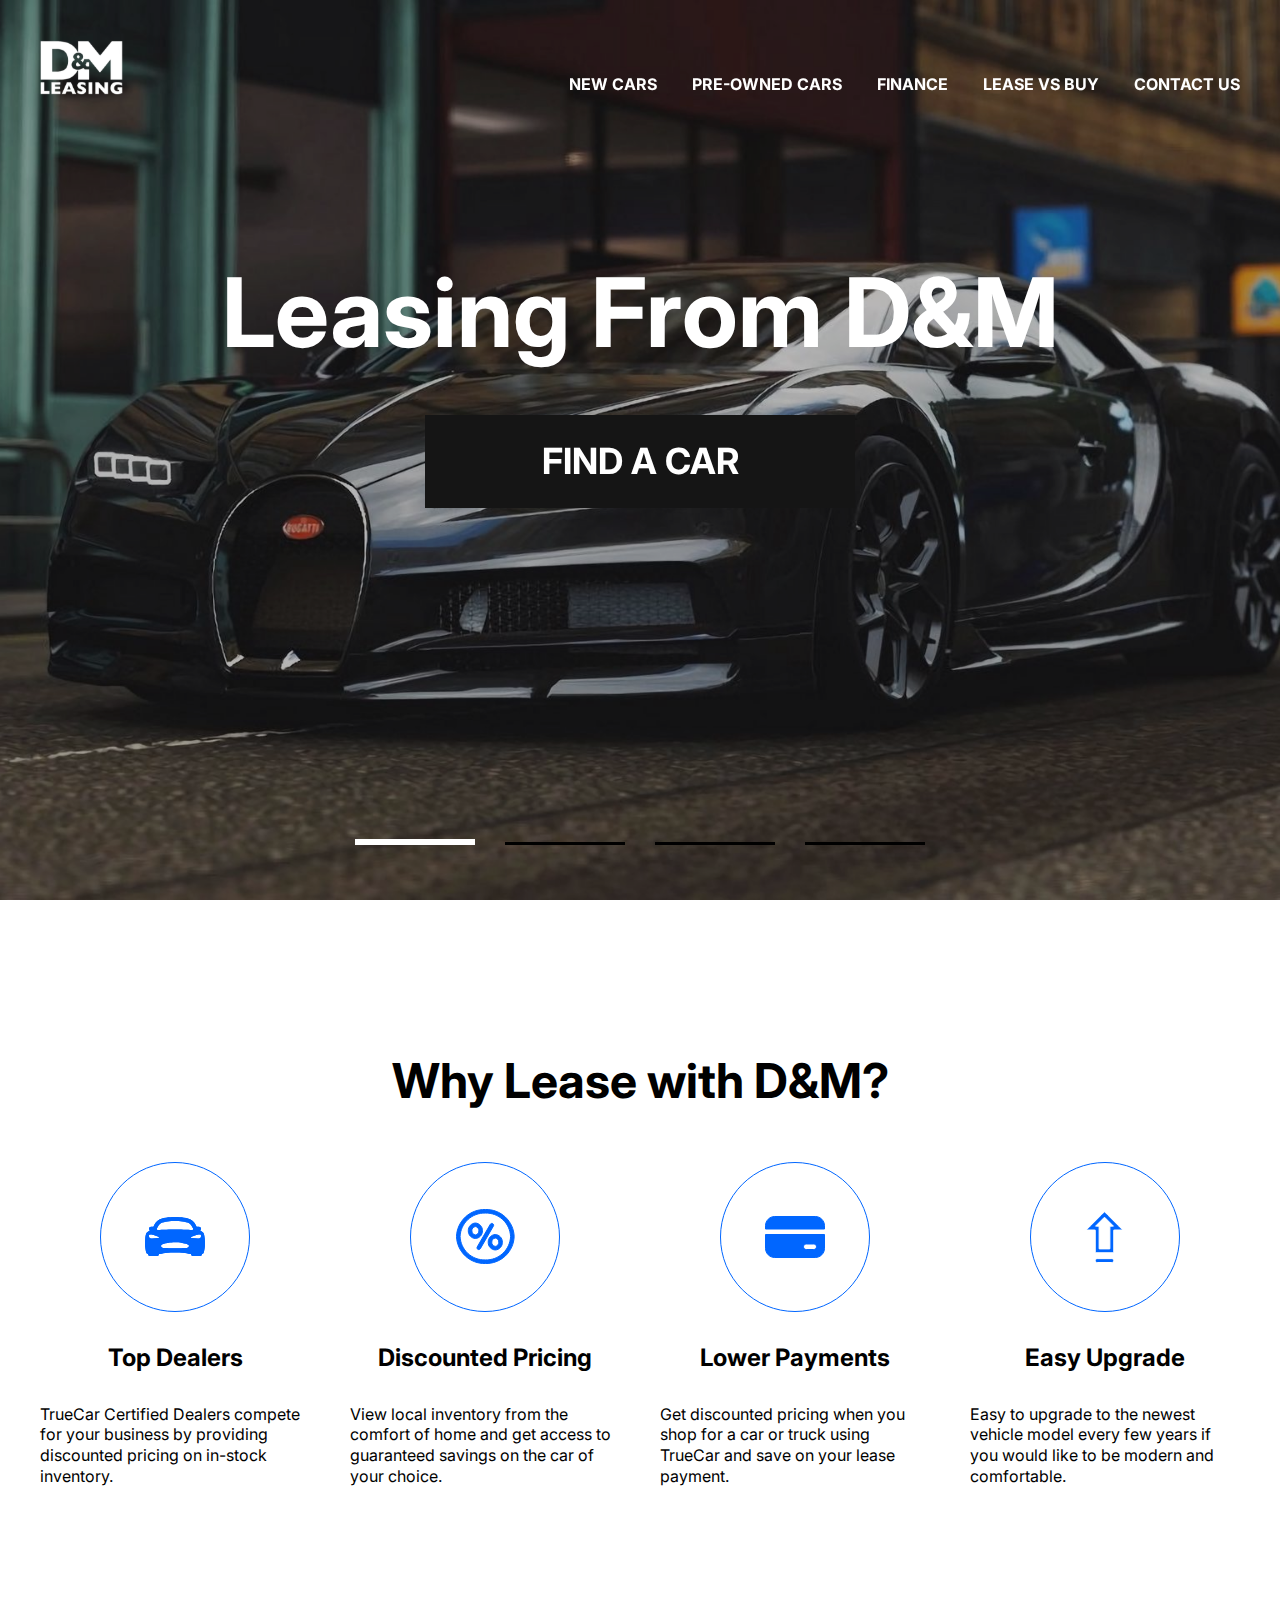
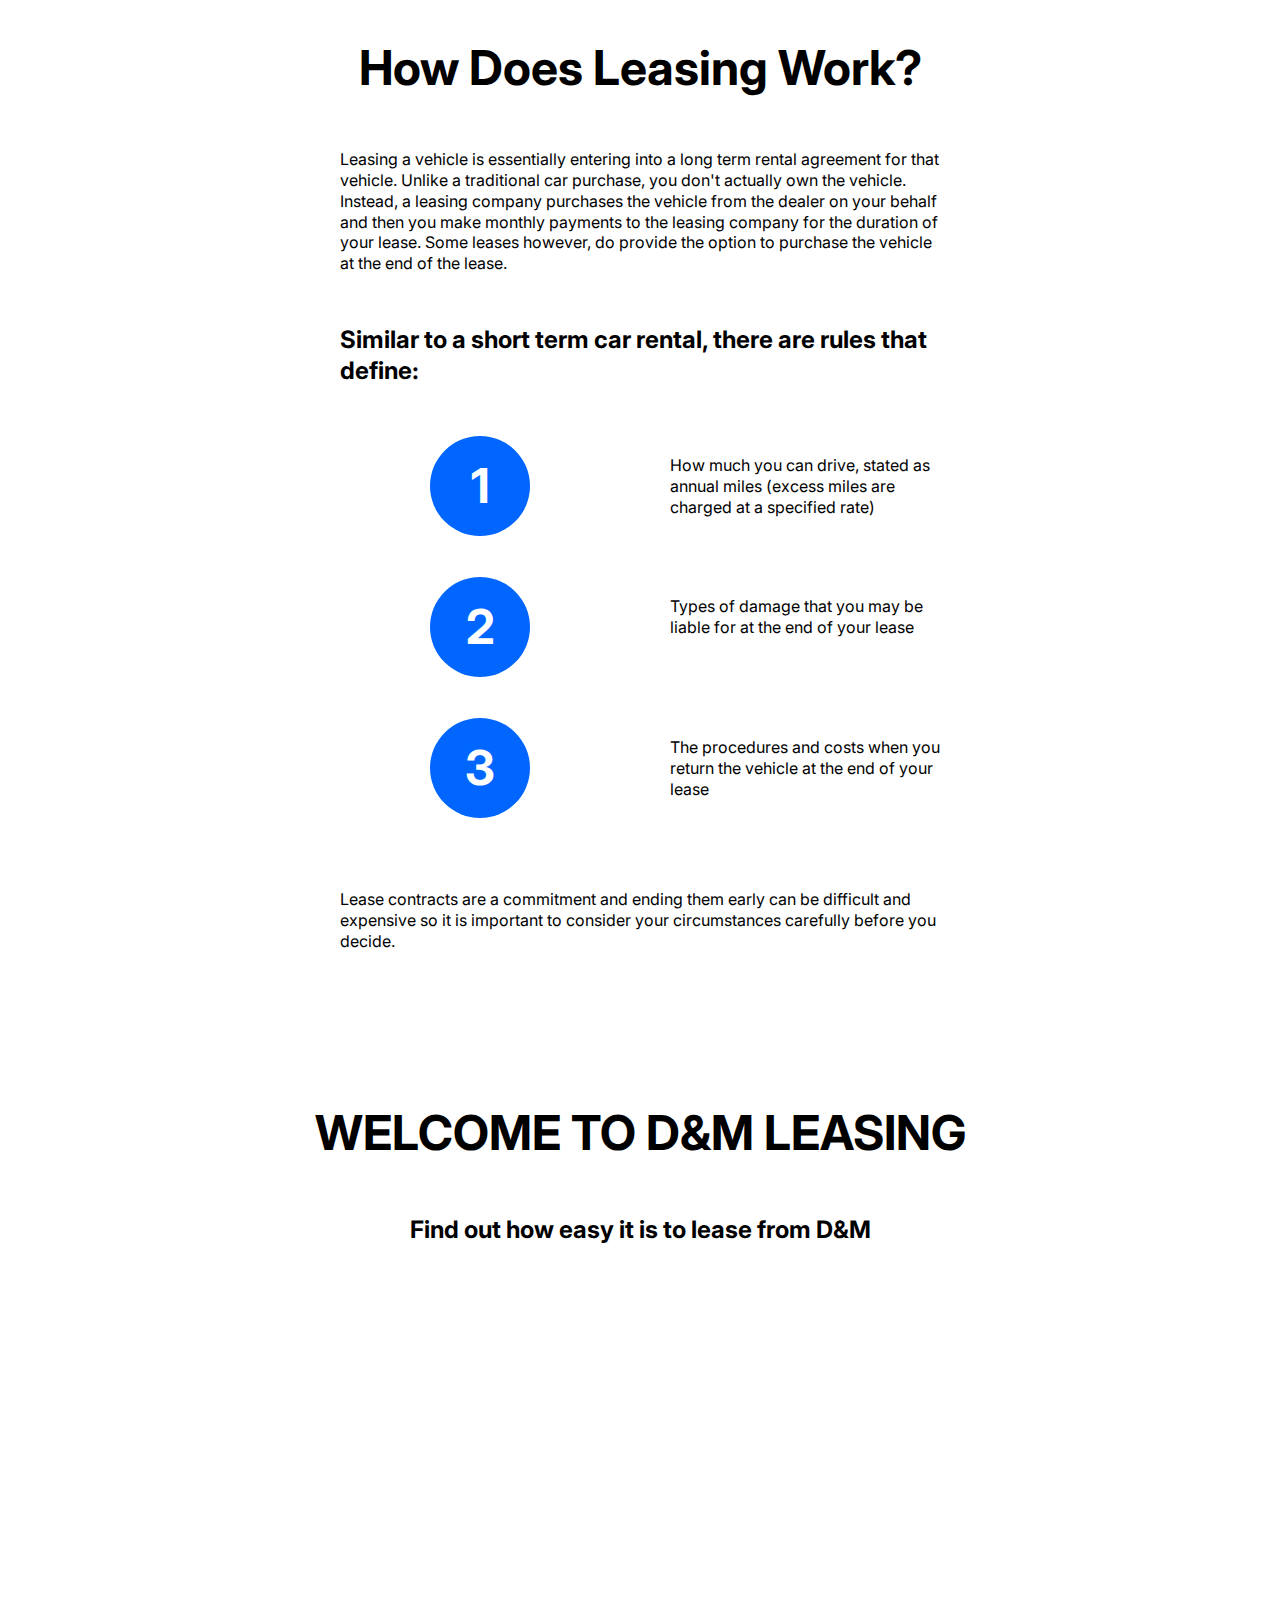
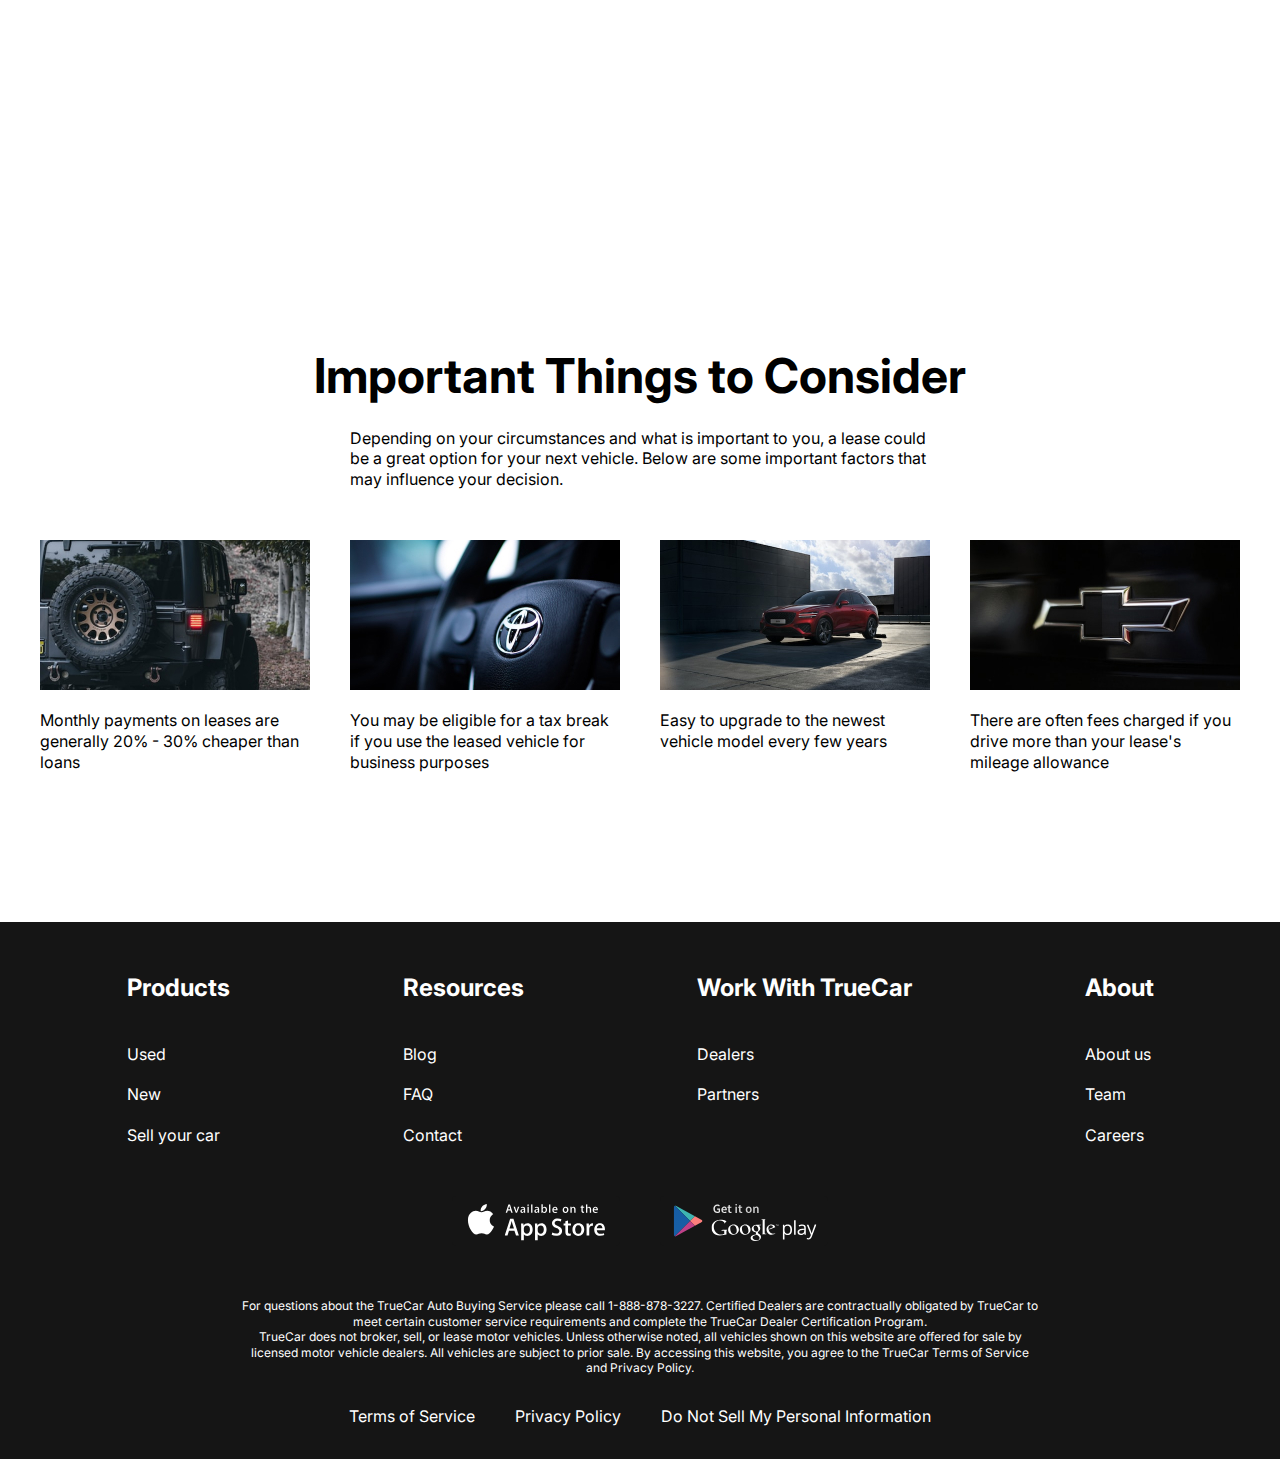
<file: index.html>
<!DOCTYPE html>
<html lang="en">
<head>
    <meta charset="UTF-8">
    <meta name="viewport" content="width=device-width, initial-scale=1.0">
    <link rel="stylesheet" href="https://cdn.jsdelivr.net/npm/swiper@11/swiper-bundle.min.css"/>
    <link rel="stylesheet" href="css/main.css">
    <link rel="stylesheet" href="css/reset.css">
    <title>Lease cars</title>
</head>
<body>
    
    <div class="wrapper">
        <header class="header header__main">
            <div class="container">
                <div class="header__inner">
                    <a href="index.html" class="logo">
                        <img src="img/index/header/logo.svg" alt="" class="logo__img">
                    </a>
                    <nav class="menu">
                        <ul class="menu__list">
                            <li class="menu__list-item"><a href="new-cars.html" class="menu__list-link">NEW CARS</a></li>
                            <li class="menu__list-item"><a href="#!" class="menu__list-link">PRE-OWNED CARS</a></li>
                            <li class="menu__list-item"><a href="#!" class="menu__list-link">FINANCE</a></li>
                            <li class="menu__list-item"><a href="#!" class="menu__list-link">LEASE VS BUY</a></li>
                            <li class="menu__list-item"><a href="contacts.html" class="menu__list-link">CONTACT US</a></li>
                        </ul>
                    </nav>
                </div>
            </div>
        </header>

        <main class="main">
            <section class="top">
                <div class="container">
                    <h1 class="title">Leasing From D&M</h1>
                </div>
                <a href="#!" class="top__link">
                    FIND A CAR
                </a>
            </section>

            <div class="slider">
                <div class="swiper">
                    <div class="swiper-wrapper">
                      <div class="swiper-slide" style="background-image: url(img/index/main/slide__1.jpg);"></div>
                      <div class="swiper-slide" style="background-image: url(img/index/main/slide__2.jpg);"></div>
                      <div class="swiper-slide" style="background-image: url(img/index/main/slide__3.jpg);"></div>
                      <div class="swiper-slide" style="background-image: url(img/index/main/slide__4.jpg);"></div>
                    </div>
                    <div class="swiper-pagination"></div>
                  </div>
            </div>

            <section class="why__lease">
                <div class="container">
                    <h2 class="section__title why__lease-title">
                        Why Lease with D&M?
                    </h2>
                    <ul class="why__lease-list">
                        <li class="why__lease-item">
                            <img src="img/index/advantages/why__lease__1.svg" alt="" class="why__lease-item-img">
                            <h3 class="why__lease-item-title">
                                Top Dealers
                            </h3>
                            <p class="why__lease-item-text">
                                TrueCar Certified Dealers compete for your business by providing discounted pricing on in-stock inventory.
                            </p>
                        </li>
                        <li class="why__lease-item">
                            <img src="img/index/advantages/why__lease__2.svg" alt="" class="why__lease-item-img">
                            <h3 class="why__lease-item-title">
                                Discounted Pricing
                            </h3>
                            <p class="why__lease-item-text">
                                View local inventory from the comfort of home and get access to guaranteed savings on the car of your choice.
                            </p>
                        </li>
                        <li class="why__lease-item">
                            <img src="img/index/advantages/why__lease__3.svg" alt="" class="why__lease-item-img">
                            <h3 class="why__lease-item-title">
                                Lower Payments
                            </h3>
                            <p class="why__lease-item-text">
                                Get discounted pricing when you shop for a car or truck using TrueCar and save on your lease payment.
                            </p>
                        </li>
                        <li class="why__lease-item">
                            <img src="img/index/advantages/why__lease__4.svg" alt="" class="why__lease-item-img">
                            <h3 class="why__lease-item-title">
                                Easy Upgrade
                            </h3>
                            <p class="why__lease-item-text">
                                Easy to upgrade to the newest vehicle model every few years if you would like to be modern and comfortable.
                            </p>
                        </li>
                    </ul>
                </div>
            </section>

            <section class="how__does">
                <div class="container">
                    <div class="how__does-inner">
                        <h2 class="section__title">
                            How Does Leasing Work?
                        </h2>
                        <p class="how__does-text">
                            Leasing a vehicle is essentially entering into a long term rental agreement for that vehicle. Unlike a traditional car purchase, you don't actually own the vehicle. Instead, a leasing company purchases the vehicle from the dealer on your behalf and then you make monthly payments to the leasing company for the duration of your lease. Some leases however, do provide the option to purchase the vehicle at the end of the lease.
                        </p>

                        <h4 class="how__does-title">
                            Similar to a short term car rental, there are rules that define:
                        </h4>
                        <ol class="how__does-list">
                            <li class="how__does-item">
                                How much you can drive, stated as annual miles (excess miles are charged at a specified rate)
                            </li>
                            <li class="how__does-item">
                                Types of damage that you may be liable for at the end of your lease
                            </li>
                            <li class="how__does-item">
                                The procedures and costs when you return the vehicle at the end of your lease
                            </li>
                        </ol>

                        <p class="how__does-text">
                            Lease contracts are a commitment and ending them early can be difficult and expensive so it is important to consider your circumstances carefully before you decide.
                        </p>
                    </div>
                </div>
            </section>

            <section class="video">
                <div class="container">
                    <h2 class="section__title video__title">
                        WELCOME TO D&M LEASING
                    </h2>
                    <p class="video__text">
                        Find out how easy it is to lease from D&M
                    </p>
                    <iframe class="video__content" width="1000" height="500" src="https://www.youtube.com/embed/PkkV1vLHUvQ?si=gMQKn0xjiYed-PJV&amp;controls=0" title="YouTube video player" frameborder="0" allow="accelerometer; autoplay; clipboard-write; encrypted-media; gyroscope; picture-in-picture; web-share" allowfullscreen></iframe>
                </div>
            </section>

            <section class="important">
                <div class="container">
                    <h2 class="section__title important__title">
                        Important Things to Consider
                    </h2>
                    <p class="important__text">
                        Depending on your circumstances and what is important to you, a lease could be a great option for your next vehicle. Below are some important factors that may influence your decision.
                    </p>
                    <ul class="important__list">
                        <li class="important__item">
                            <img src="img/index/important/important__1.jpg" alt="" class="important__item-img">
                            <p class="important__item-text">
                                Monthly payments on leases are generally 20% - 30% cheaper than loans
                            </p>
                        </li>
                        <li class="important__item">
                            <img src="img/index/important/important__2.jpg" alt="" class="important__item-img">
                            <p class="important__item-text">
                                You may be eligible for a tax break if you use the leased vehicle for business purposes
                            </p>
                        </li>
                        <li class="important__item">
                            <img src="img/index/important/important__3.jpg" alt="" class="important__item-img">
                            <p class="important__item-text">
                                Easy to upgrade to the newest vehicle model every few years
                            </p>
                        </li>
                        <li class="important__item">
                            <img src="img/index/important/important__4.jpg" alt="" class="important__item-img">
                            <p class="important__item-text">
                                There are often fees charged if you drive more than your lease's mileage allowance
                            </p>
                        </li>
                    </ul>
                </div>
            </section>
        </main>
        
        <footer class="footer">
            <div class="container">
                <nav class="footer__menu">
                    <ul class="footer__menu-list">
                        <li class="footer__menu-item"><p class="footer__menu-title">Products</p></li>
                        <li class="footer__menu-item"><a href="#!" class="footer__menu-link">Used</a></li>
                        <li class="footer__menu-item"><a href="#!" class="footer__menu-link">New</a></li>
                        <li class="footer__menu-item"><a href="#!" class="footer__menu-link">Sell your car</a></li>
                    </ul>
                    <ul class="footer__menu-list">
                        <li class="footer__menu-item"><p class="footer__menu-title">Resources</p></li>
                        <li class="footer__menu-item"><a href="#!" class="footer__menu-link">Blog</a></li>
                        <li class="footer__menu-item"><a href="#!" class="footer__menu-link">FAQ</a></li>
                        <li class="footer__menu-item"><a href="contacts.html" class="footer__menu-link">Contact</a></li>
                    </ul>
                    <ul class="footer__menu-list">
                        <li class="footer__menu-item"><p class="footer__menu-title">Work With TrueCar</p></li>
                        <li class="footer__menu-item"><a href="#!" class="footer__menu-link">Dealers</a></li>
                        <li class="footer__menu-item"><a href="#!" class="footer__menu-link">Partners</a></li>
                    </ul>
                    <ul class="footer__menu-list">
                        <li class="footer__menu-item"><p class="footer__menu-title">About</p></li>
                        <li class="footer__menu-item"><a href="#!" class="footer__menu-link">About us</a></li>
                        <li class="footer__menu-item"><a href="#!" class="footer__menu-link">Team</a></li>
                        <li class="footer__menu-item"><a href="#!" class="footer__menu-link">Careers</a></li>
                    </ul>
                </nav>
                <ul class="app">
                    <li class="app__item">
                        <a href="#!" class="app__item-link">
                            <img class="app__item-img" src="img/index/footer/AppStore.svg" alt="">
                        </a>
                    </li>
                    <li class="app__item">
                        <a href="#!" class="app__item-link">
                            <img class="app__item-img" src="img/index/footer/GooglePlay.svg" alt="">
                        </a>
                    </li>
                </ul>
                <div class="footer__copy">
                    <p class="footer__copy-text">
                        For questions about the TrueCar Auto Buying Service please call <a href="#!" class="num__phone">1-888-878-3227.</a>
                        Certified Dealers are contractually obligated by TrueCar to meet certain customer service requirements and complete the TrueCar Dealer Certification Program.
                    </p>
                    <p class="footer__copy-text">
                        TrueCar does not broker, sell, or lease motor vehicles. Unless otherwise noted, all vehicles shown on this website are offered for sale by licensed motor vehicle dealers. All vehicles are subject to prior sale. By accessing this website, you agree to the TrueCar Terms of Service and Privacy Policy.
                    </p>
                </div>
                <nav class="copy__nav">
                    <ul class="copy__nav-list">
                        <li class="copy__nav-item"><a href="#!" class="copy__nav-link">Terms of Service</a></li>
                        <li class="copy__nav-item"><a href="#!" class="copy__nav-link">Privacy Policy</a></li>
                        <li class="copy__nav-item"><a href="#!" class="copy__nav-link">Do Not Sell My Personal Information</a></li>
                    </ul>
                </nav>
            </div>
        </footer>
    </div>

    <script src="https://cdn.jsdelivr.net/npm/swiper@11/swiper-bundle.min.js"></script>
    <script src="js/main.js"></script>

</body>
</html>
</file>
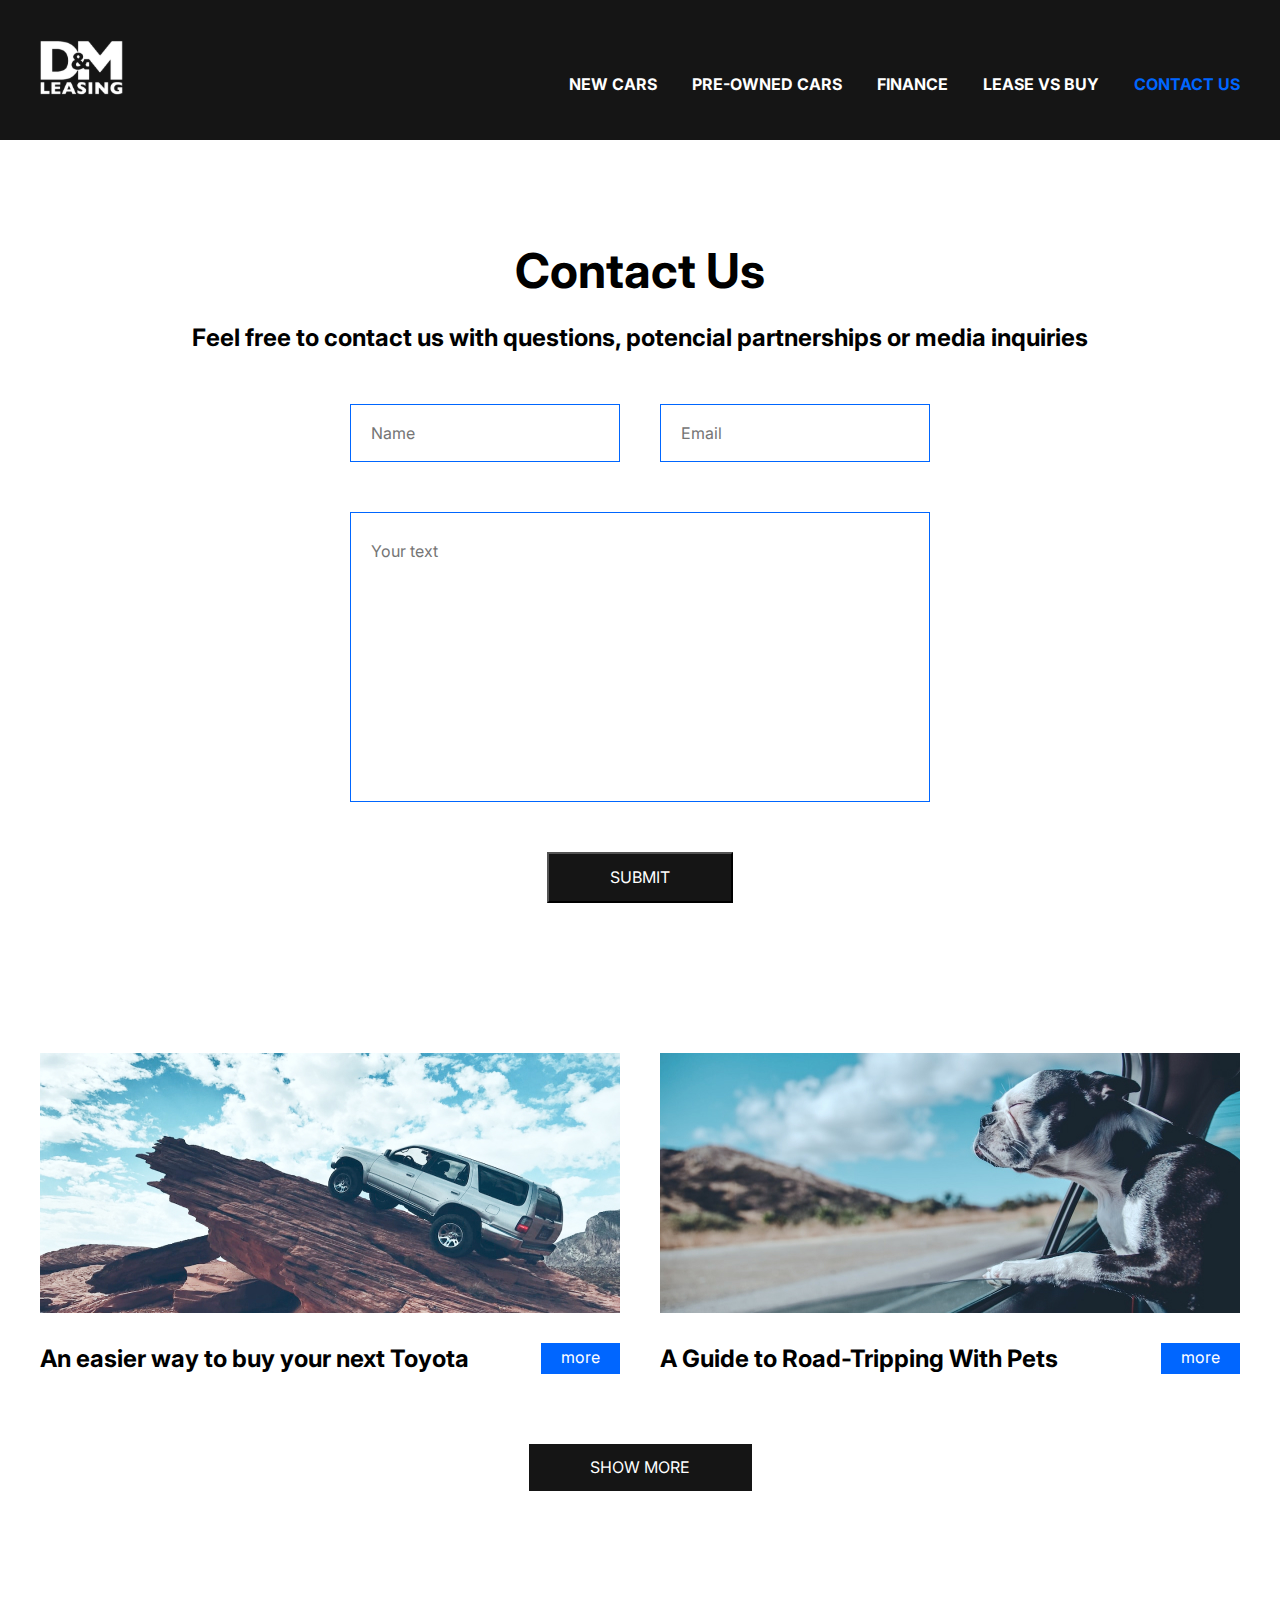
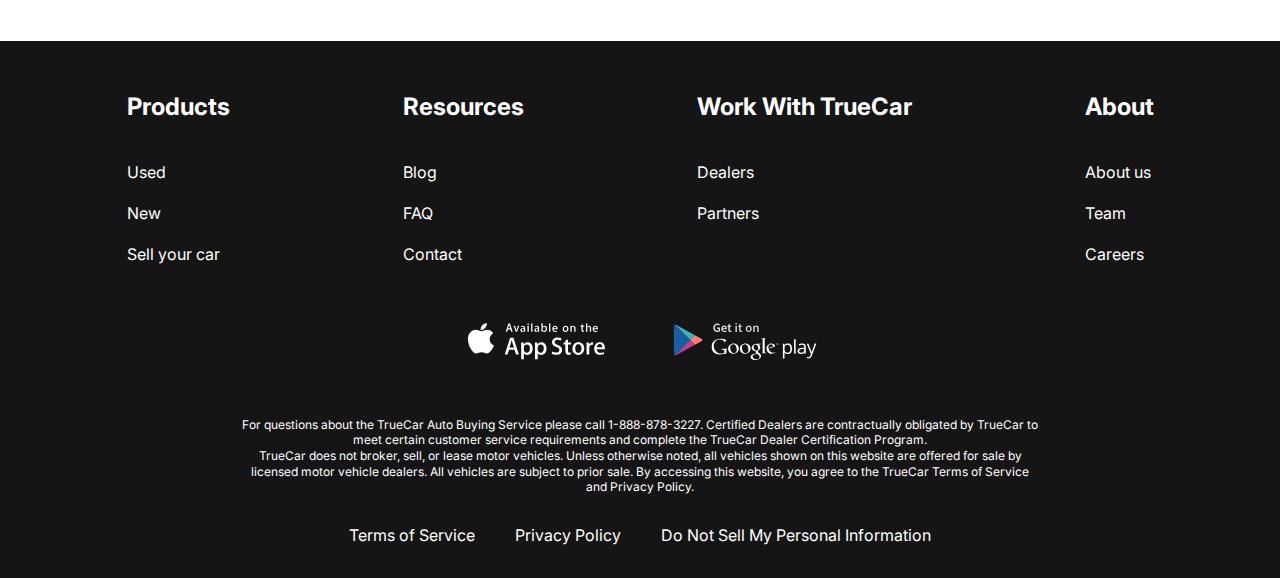
<file: contacts.html>
<!DOCTYPE html>
<html lang="en">
<head>
    <meta charset="UTF-8">
    <meta name="viewport" content="width=device-width, initial-scale=1.0">
    <link rel="stylesheet" href="css/main.css">
    <link rel="stylesheet" href="css/reset.css">
    <title>Lease cars</title>
</head>
<body>
    
    <div class="wrapper">
        <header class="header">
            <div class="container">
                <div class="header__inner">
                    <a href="index.html" class="logo">
                        <img src="img/index/header/logo.svg" alt="" class="logo__img">
                    </a>
                    <nav class="menu">
                        <ul class="menu__list">
                            <li class="menu__list-item"><a href="new-cars.html" class="menu__list-link">NEW CARS</a></li>
                            <li class="menu__list-item"><a href="#!" class="menu__list-link">PRE-OWNED CARS</a></li>
                            <li class="menu__list-item"><a href="#!" class="menu__list-link">FINANCE</a></li>
                            <li class="menu__list-item"><a href="#!" class="menu__list-link">LEASE VS BUY</a></li>
                            <li class="menu__list-item"><a href="contacts.html" class="menu__list-link active">CONTACT US</a></li>
                        </ul>
                    </nav>
                </div>
            </div>
        </header>

        <main class="main">
            <section class="contacts">
                <div class="container">
                    <h2 class="section__title contacts__title">
                        Contact Us
                    </h2>
                    <p class="contacts__text">
                        Feel free to contact us with questions, potencial partnerships or media inquiries
                    </p>
                    <form action="#" class="form">
                        <input type="Text" placeholder="Name" class="form__input">
                        <input type="E-mail" placeholder="Email" class="form__input">
                        <textarea placeholder="Your text" class="form__textarea"></textarea>
                        <button class="form__btn" type="submit">SUBMIT</button>
                    </form>
                </div>
            </section>

            <section class="blog">
                <div class="container">
                    <div class="blog__items">
                        <div class="blog__item">
                            <img src="img/contacts/blog__1.jpg" alt="" class="blog__item-img">
                            <h4 class="blog__item-title">
                                An easier way to buy your next Toyota
                            </h4>
                            <a href="#!" class="blog__item-link">
                                more
                            </a>
                        </div>
                        <div class="blog__item">
                            <img src="img/contacts/blog__2.jpg" alt="" class="blog__item-img">
                            <h4 class="blog__item-title">
                                A Guide to Road-Tripping With Pets
                            </h4>
                            <a href="#!" class="blog__item-link">
                                more
                            </a>
                        </div>
                    </div>
                    <!-- Button Show More -->
                    <a href="#!" class="showmore__link">SHOW MORE</a>
                </div>
            </section>
        </main>
        
        <footer class="footer">
            <div class="container">
                <nav class="footer__menu">
                    <ul class="footer__menu-list">
                        <li class="footer__menu-item"><p class="footer__menu-title">Products</p></li>
                        <li class="footer__menu-item"><a href="#!" class="footer__menu-link">Used</a></li>
                        <li class="footer__menu-item"><a href="#!" class="footer__menu-link">New</a></li>
                        <li class="footer__menu-item"><a href="#!" class="footer__menu-link">Sell your car</a></li>
                    </ul>
                    <ul class="footer__menu-list">
                        <li class="footer__menu-item"><p class="footer__menu-title">Resources</p></li>
                        <li class="footer__menu-item"><a href="#!" class="footer__menu-link">Blog</a></li>
                        <li class="footer__menu-item"><a href="#!" class="footer__menu-link">FAQ</a></li>
                        <li class="footer__menu-item"><a href="contacts.html" class="footer__menu-link">Contact</a></li>
                    </ul>
                    <ul class="footer__menu-list">
                        <li class="footer__menu-item"><p class="footer__menu-title">Work With TrueCar</p></li>
                        <li class="footer__menu-item"><a href="#!" class="footer__menu-link">Dealers</a></li>
                        <li class="footer__menu-item"><a href="#!" class="footer__menu-link">Partners</a></li>
                    </ul>
                    <ul class="footer__menu-list">
                        <li class="footer__menu-item"><p class="footer__menu-title">About</p></li>
                        <li class="footer__menu-item"><a href="#!" class="footer__menu-link">About us</a></li>
                        <li class="footer__menu-item"><a href="#!" class="footer__menu-link">Team</a></li>
                        <li class="footer__menu-item"><a href="#!" class="footer__menu-link">Careers</a></li>
                    </ul>
                </nav>
                <ul class="app">
                    <li class="app__item">
                        <a href="#!" class="app__item-link">
                            <img class="app__item-img" src="img/index/footer/AppStore.svg" alt="">
                        </a>
                    </li>
                    <li class="app__item">
                        <a href="#!" class="app__item-link">
                            <img class="app__item-img" src="img/index/footer/GooglePlay.svg" alt="">
                        </a>
                    </li>
                </ul>
                <div class="footer__copy">
                    <p class="footer__copy-text">
                        For questions about the TrueCar Auto Buying Service please call <a href="#!" class="num__phone">1-888-878-3227.</a>
                        Certified Dealers are contractually obligated by TrueCar to meet certain customer service requirements and complete the TrueCar Dealer Certification Program.
                    </p>
                    <p class="footer__copy-text">
                        TrueCar does not broker, sell, or lease motor vehicles. Unless otherwise noted, all vehicles shown on this website are offered for sale by licensed motor vehicle dealers. All vehicles are subject to prior sale. By accessing this website, you agree to the TrueCar Terms of Service and Privacy Policy.
                    </p>
                </div>
                <nav class="copy__nav">
                    <ul class="copy__nav-list">
                        <li class="copy__nav-item"><a href="#!" class="copy__nav-link">Terms of Service</a></li>
                        <li class="copy__nav-item"><a href="#!" class="copy__nav-link">Privacy Policy</a></li>
                        <li class="copy__nav-item"><a href="#!" class="copy__nav-link">Do Not Sell My Personal Information</a></li>
                    </ul>
                </nav>
            </div>
        </footer>
    </div>

</body>
</html>
</file>
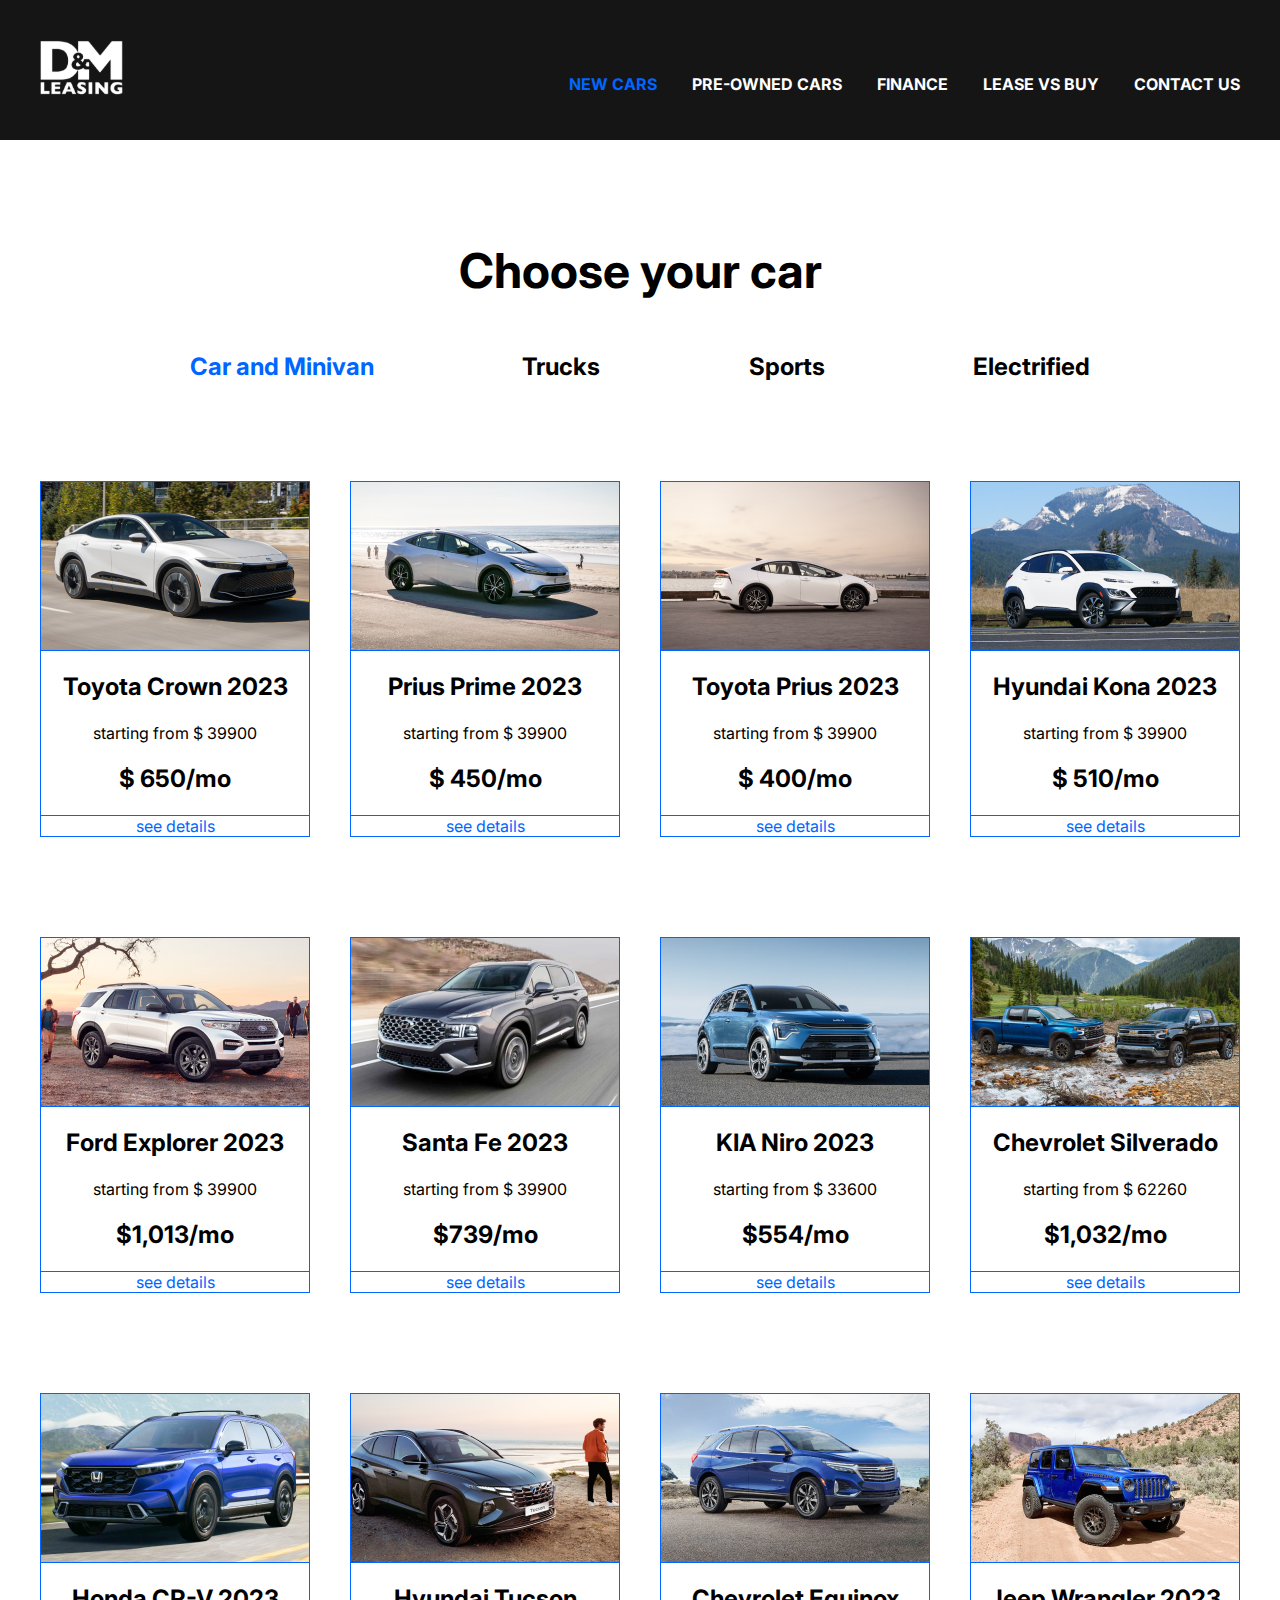
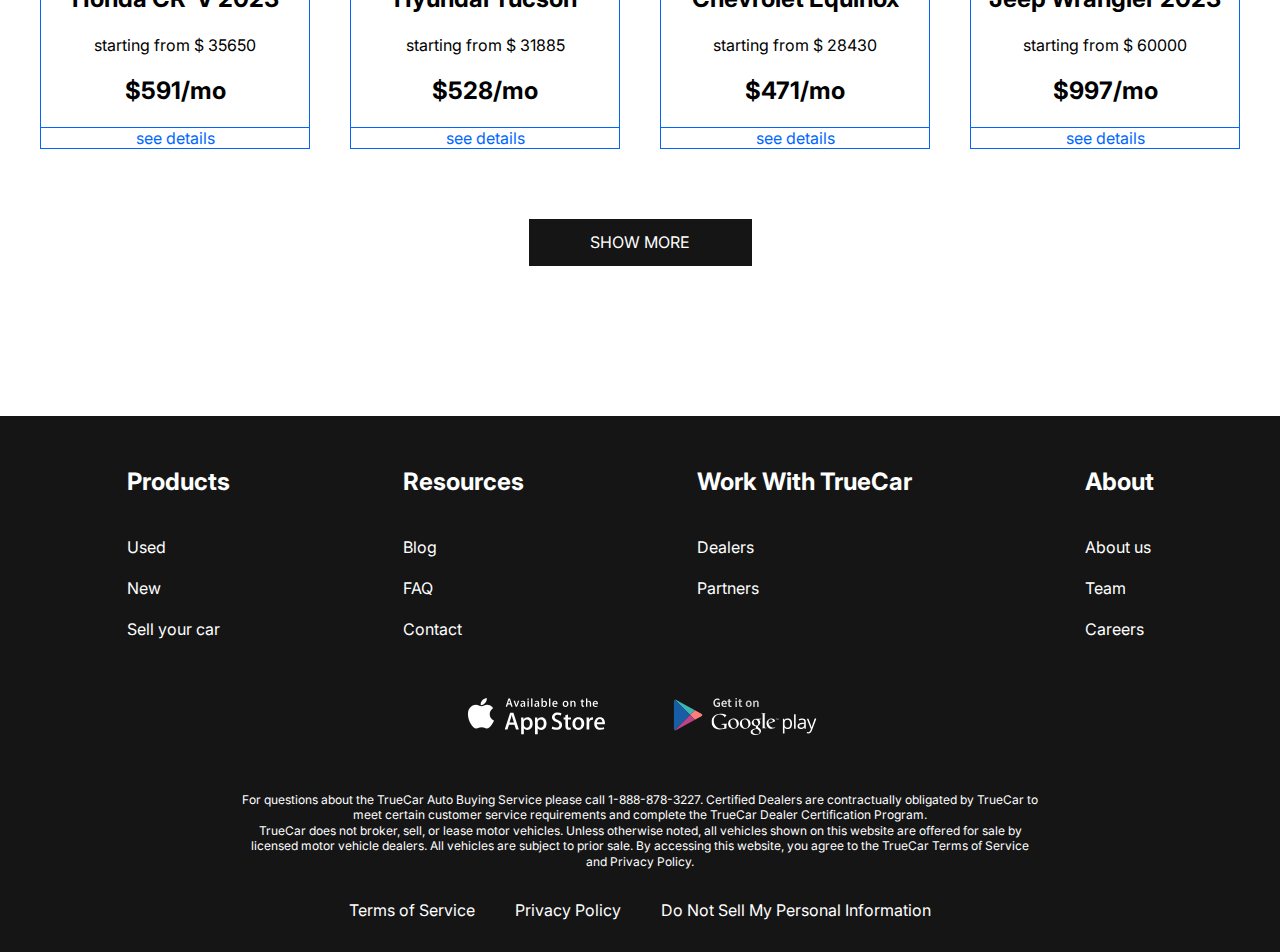
<file: new-cars.html>
<!DOCTYPE html>
<html lang="en">
<head>
    <meta charset="UTF-8">
    <meta name="viewport" content="width=device-width, initial-scale=1.0">
    <link rel="stylesheet" href="css/main.css">
    <link rel="stylesheet" href="css/reset.css">
    <title>Lease cars</title>
</head>
<body>
    
    <div class="wrapper">
        <header class="header">
            <div class="container">
                <div class="header__inner">
                    <a href="index.html" class="logo">
                        <img src="img/index/header/logo.svg" alt="" class="logo__img">
                    </a>
                    <nav class="menu">
                        <ul class="menu__list">
                            <li class="menu__list-item"><a href="new-cars.html" class="menu__list-link active">NEW CARS</a></li>
                            <li class="menu__list-item"><a href="#!" class="menu__list-link">PRE-OWNED CARS</a></li>
                            <li class="menu__list-item"><a href="#!" class="menu__list-link">FINANCE</a></li>
                            <li class="menu__list-item"><a href="#!" class="menu__list-link">LEASE VS BUY</a></li>
                            <li class="menu__list-item"><a href="contacts.html" class="menu__list-link">CONTACT US</a></li>
                        </ul>
                    </nav>
                </div>
            </div>
        </header>

        <main class="main">
            <section class="choose">
                <div class="container">
                    <h2 class="section__title">
                        Choose your car
                    </h2>

                    <div class="tabs">
                        <div class="tabs__btn">
                            <button class="tabs__btn-item tabs__btn-item--active" data-button = "content__1">Car and Minivan</button>
                            <button class="tabs__btn-item" data-button = "content__2">Trucks</button>
                            <button class="tabs__btn-item" data-button = "content__3">Sports</button>
                            <button class="tabs__btn-item" data-button = "content__4">Electrified</button>
                        </div>

                        <div class="tabs__content">
                            <div class="tabs__content-item tabs__content-item--active" id="content__1">
                                <div class="card">
                                    <img src="img/new-cars/car-min/car__1.jpg" alt="" class="card__img">
                                    <div class="card__content">
                                        <h4 class="card__title">Toyota Crown 2023</h4>
                                        <p class="card__text">starting from $ 39900</p>
                                        <p class="card__price">$ 650/mo</p>
                                    </div>
                                    <a href="#" class="card__link">see details</a>
                                </div>
                                <div class="card">
                                    <img src="img/new-cars/car-min/car__2.jpg" alt="" class="card__img">
                                    <div class="card__content">
                                        <h4 class="card__title">Prius Prime 2023</h4>
                                        <p class="card__text">starting from $ 39900</p>
                                        <p class="card__price">$ 450/mo</p>
                                    </div>
                                    <a href="#" class="card__link">see details</a>
                                </div>
                                <div class="card">
                                    <img src="img/new-cars/car-min/car__3.jpg" alt="" class="card__img">
                                    <div class="card__content">
                                        <h4 class="card__title">Toyota Prius 2023</h4>
                                        <p class="card__text">starting from $ 39900</p>
                                        <p class="card__price">$ 400/mo</p>
                                    </div>
                                    <a href="#" class="card__link">see details</a>
                                </div>
                                <div class="card">
                                    <img src="img/new-cars/car-min/car__4.jpg" alt="" class="card__img">
                                    <div class="card__content">
                                        <h4 class="card__title">Hyundai Kona 2023</h4>
                                        <p class="card__text">starting from $ 39900</p>
                                        <p class="card__price">$ 510/mo</p>
                                    </div>
                                    <a href="#" class="card__link">see details</a>
                                </div>
                                <div class="card">
                                    <img src="img/new-cars/car-min/car__5.jpg" alt="" class="card__img">
                                    <div class="card__content">
                                        <h4 class="card__title">Ford Explorer 2023</h4>
                                        <p class="card__text">starting from $ 39900</p>
                                        <p class="card__price">$1,013/mo</p>
                                    </div>
                                    <a href="#" class="card__link">see details</a>
                                </div>
                                <div class="card">
                                    <img src="img/new-cars/car-min/car__6.jpg" alt="" class="card__img">
                                    <div class="card__content">
                                        <h4 class="card__title">Santa  Fe 2023</h4>
                                        <p class="card__text">starting from $ 39900</p>
                                        <p class="card__price">$739/mo</p>
                                    </div>
                                    <a href="#" class="card__link">see details</a>
                                </div>
                                <div class="card">
                                    <img src="img/new-cars/car-min/car__7.jpg" alt="" class="card__img">
                                    <div class="card__content">
                                        <h4 class="card__title">KIA Niro 2023</h4>
                                        <p class="card__text">starting from $ 33600</p>
                                        <p class="card__price">$554/mo</p>
                                    </div>
                                    <a href="#" class="card__link">see details</a>
                                </div>
                                <div class="card">
                                    <img src="img/new-cars/car-min/car__8.jpg" alt="" class="card__img">
                                    <div class="card__content">
                                        <h4 class="card__title">Chevrolet Silverado</h4>
                                        <p class="card__text">starting from $ 62260</p>
                                        <p class="card__price">$1,032/mo</p>
                                    </div>
                                    <a href="#" class="card__link">see details</a>
                                </div>
                                <div class="card">
                                    <img src="img/new-cars/car-min/car__9.jpg" alt="" class="card__img">
                                    <div class="card__content">
                                        <h4 class="card__title">Honda CR-V 2023</h4>
                                        <p class="card__text">starting from $ 35650</p>
                                        <p class="card__price">$591/mo</p>
                                    </div>
                                    <a href="#" class="card__link">see details</a>
                                </div>
                                <div class="card">
                                    <img src="img/new-cars/car-min/car__10.jpg" alt="" class="card__img">
                                    <div class="card__content">
                                        <h4 class="card__title">Hyundai Tucson</h4>
                                        <p class="card__text">starting from $ 31885</p>
                                        <p class="card__price">$528/mo</p>
                                    </div>
                                    <a href="#" class="card__link">see details</a>
                                </div>
                                <div class="card">
                                    <img src="img/new-cars/car-min/car__11.jpg" alt="" class="card__img">
                                    <div class="card__content">
                                        <h4 class="card__title">Chevrolet Equinox </h4>
                                        <p class="card__text">starting from $ 28430</p>
                                        <p class="card__price">$471/mo</p>
                                    </div>
                                    <a href="#" class="card__link">see details</a>
                                </div>
                                <div class="card">
                                    <img src="img/new-cars/car-min/car__12.jpg" alt="" class="card__img">
                                    <div class="card__content">
                                        <h4 class="card__title">Jeep Wrangler 2023</h4>
                                        <p class="card__text">starting from $ 60000</p>
                                        <p class="card__price">$997/mo</p>
                                    </div>
                                    <a href="#" class="card__link">see details</a>
                                </div>
                            </div>
                            <div class="tabs__content-item" id="content__2">
                                <div class="card">
                                    <img src="img/new-cars/car-min/car__1.jpg" alt="" class="card__img">
                                    <div class="card__content">
                                        <h4 class="card__title">Toyota Crown 2023</h4>
                                        <p class="card__text">starting from $ 39900</p>
                                        <p class="card__price">$ 650/mo</p>
                                    </div>
                                    <a href="#" class="card__link">see details</a>
                                </div>
                                <div class="card">
                                    <img src="img/new-cars/car-min/car__2.jpg" alt="" class="card__img">
                                    <div class="card__content">
                                        <h4 class="card__title">Prius Prime 2023</h4>
                                        <p class="card__text">starting from $ 39900</p>
                                        <p class="card__price">$ 450/mo</p>
                                    </div>
                                    <a href="#" class="card__link">see details</a>
                                </div>
                                <div class="card">
                                    <img src="img/new-cars/car-min/car__3.jpg" alt="" class="card__img">
                                    <div class="card__content">
                                        <h4 class="card__title">Toyota Prius 2023</h4>
                                        <p class="card__text">starting from $ 39900</p>
                                        <p class="card__price">$ 400/mo</p>
                                    </div>
                                    <a href="#" class="card__link">see details</a>
                                </div>
                                <div class="card">
                                    <img src="img/new-cars/car-min/car__4.jpg" alt="" class="card__img">
                                    <div class="card__content">
                                        <h4 class="card__title">Hyundai Kona 2023</h4>
                                        <p class="card__text">starting from $ 39900</p>
                                        <p class="card__price">$ 510/mo</p>
                                    </div>
                                    <a href="#" class="card__link">see details</a>
                                </div>
                            </div>
                            <div class="tabs__content-item" id="content__3">
                                <div class="card">
                                    <img src="img/new-cars/car-min/car__3.jpg" alt="" class="card__img">
                                    <div class="card__content">
                                        <h4 class="card__title">Toyota Prius 2023</h4>
                                        <p class="card__text">starting from $ 39900</p>
                                        <p class="card__price">$ 400/mo</p>
                                    </div>
                                    <a href="#" class="card__link">see details</a>
                                </div>
                                <div class="card">
                                    <img src="img/new-cars/car-min/car__4.jpg" alt="" class="card__img">
                                    <div class="card__content">
                                        <h4 class="card__title">Hyundai Kona 2023</h4>
                                        <p class="card__text">starting from $ 39900</p>
                                        <p class="card__price">$ 510/mo</p>
                                    </div>
                                    <a href="#" class="card__link">see details</a>
                                </div>
                                <div class="card">
                                    <img src="img/new-cars/car-min/car__3.jpg" alt="" class="card__img">
                                    <div class="card__content">
                                        <h4 class="card__title">Toyota Prius 2023</h4>
                                        <p class="card__text">starting from $ 39900</p>
                                        <p class="card__price">$ 400/mo</p>
                                    </div>
                                    <a href="#" class="card__link">see details</a>
                                </div>
                                <div class="card">
                                    <img src="img/new-cars/car-min/car__4.jpg" alt="" class="card__img">
                                    <div class="card__content">
                                        <h4 class="card__title">Hyundai Kona 2023</h4>
                                        <p class="card__text">starting from $ 39900</p>
                                        <p class="card__price">$ 510/mo</p>
                                    </div>
                                    <a href="#" class="card__link">see details</a>
                                </div>
                                <div class="card">
                                    <img src="img/new-cars/car-min/car__3.jpg" alt="" class="card__img">
                                    <div class="card__content">
                                        <h4 class="card__title">Toyota Prius 2023</h4>
                                        <p class="card__text">starting from $ 39900</p>
                                        <p class="card__price">$ 400/mo</p>
                                    </div>
                                    <a href="#" class="card__link">see details</a>
                                </div>
                                <div class="card">
                                    <img src="img/new-cars/car-min/car__4.jpg" alt="" class="card__img">
                                    <div class="card__content">
                                        <h4 class="card__title">Hyundai Kona 2023</h4>
                                        <p class="card__text">starting from $ 39900</p>
                                        <p class="card__price">$ 510/mo</p>
                                    </div>
                                    <a href="#" class="card__link">see details</a>
                                </div>
                                <div class="card">
                                    <img src="img/new-cars/car-min/car__3.jpg" alt="" class="card__img">
                                    <div class="card__content">
                                        <h4 class="card__title">Toyota Prius 2023</h4>
                                        <p class="card__text">starting from $ 39900</p>
                                        <p class="card__price">$ 400/mo</p>
                                    </div>
                                    <a href="#" class="card__link">see details</a>
                                </div>
                                <div class="card">
                                    <img src="img/new-cars/car-min/car__4.jpg" alt="" class="card__img">
                                    <div class="card__content">
                                        <h4 class="card__title">Hyundai Kona 2023</h4>
                                        <p class="card__text">starting from $ 39900</p>
                                        <p class="card__price">$ 510/mo</p>
                                    </div>
                                    <a href="#" class="card__link">see details</a>
                                </div>
                            </div>
                            <div class="tabs__content-item" id="content__4">
                                <div class="card">
                                    <img src="img/new-cars/car-min/car__1.jpg" alt="" class="card__img">
                                    <div class="card__content">
                                        <h4 class="card__title">Toyota Crown 2023</h4>
                                        <p class="card__text">starting from $ 39900</p>
                                        <p class="card__price">$ 650/mo</p>
                                    </div>
                                    <a href="#" class="card__link">see details</a>
                                </div>
                                <div class="card">
                                    <img src="img/new-cars/car-min/car__2.jpg" alt="" class="card__img">
                                    <div class="card__content">
                                        <h4 class="card__title">Prius Prime 2023</h4>
                                        <p class="card__text">starting from $ 39900</p>
                                        <p class="card__price">$ 450/mo</p>
                                    </div>
                                    <a href="#" class="card__link">see details</a>
                                </div>
                                <div class="card">
                                    <img src="img/new-cars/car-min/car__3.jpg" alt="" class="card__img">
                                    <div class="card__content">
                                        <h4 class="card__title">Toyota Prius 2023</h4>
                                        <p class="card__text">starting from $ 39900</p>
                                        <p class="card__price">$ 400/mo</p>
                                    </div>
                                    <a href="#" class="card__link">see details</a>
                                </div>
                                <div class="card">
                                    <img src="img/new-cars/car-min/car__4.jpg" alt="" class="card__img">
                                    <div class="card__content">
                                        <h4 class="card__title">Hyundai Kona 2023</h4>
                                        <p class="card__text">starting from $ 39900</p>
                                        <p class="card__price">$ 510/mo</p>
                                    </div>
                                    <a href="#" class="card__link">see details</a>
                                </div>
                            </div>
                        </div>
                    </div>

                    <a href="#" class="showmore__link">SHOW MORE</a>
                </div>
            </section>

            <!-- <section class="blog">
                <div class="container">
                    <div class="blog__items">
                        <div class="blog__item">
                            <img src="img/contacts/blog__1.jpg" alt="" class="blog__item-img">
                            <h4 class="blog__item-title">
                                An easier way to buy your next Toyota
                            </h4>
                            <a href="#!" class="blog__item-link">
                                more
                            </a>
                        </div>
                        <div class="blog__item">
                            <img src="img/contacts/blog__2.jpg" alt="" class="blog__item-img">
                            <h4 class="blog__item-title">
                                A Guide to Road-Tripping With Pets
                            </h4>
                            <a href="#!" class="blog__item-link">
                                more
                            </a>
                        </div>
                    </div>
                    <a href="#" class="showmore__link">SHOW MORE</a>
                </div>
            </section> -->
        </main>
        
        <footer class="footer">
            <div class="container">
                <nav class="footer__menu">
                    <ul class="footer__menu-list">
                        <li class="footer__menu-item"><p class="footer__menu-title">Products</p></li>
                        <li class="footer__menu-item"><a href="#!" class="footer__menu-link">Used</a></li>
                        <li class="footer__menu-item"><a href="#!" class="footer__menu-link">New</a></li>
                        <li class="footer__menu-item"><a href="#!" class="footer__menu-link">Sell your car</a></li>
                    </ul>
                    <ul class="footer__menu-list">
                        <li class="footer__menu-item"><p class="footer__menu-title">Resources</p></li>
                        <li class="footer__menu-item"><a href="#!" class="footer__menu-link">Blog</a></li>
                        <li class="footer__menu-item"><a href="#!" class="footer__menu-link">FAQ</a></li>
                        <li class="footer__menu-item"><a href="contacts.html" class="footer__menu-link">Contact</a></li>
                    </ul>
                    <ul class="footer__menu-list">
                        <li class="footer__menu-item"><p class="footer__menu-title">Work With TrueCar</p></li>
                        <li class="footer__menu-item"><a href="#!" class="footer__menu-link">Dealers</a></li>
                        <li class="footer__menu-item"><a href="#!" class="footer__menu-link">Partners</a></li>
                    </ul>
                    <ul class="footer__menu-list">
                        <li class="footer__menu-item"><p class="footer__menu-title">About</p></li>
                        <li class="footer__menu-item"><a href="#!" class="footer__menu-link">About us</a></li>
                        <li class="footer__menu-item"><a href="#!" class="footer__menu-link">Team</a></li>
                        <li class="footer__menu-item"><a href="#!" class="footer__menu-link">Careers</a></li>
                    </ul>
                </nav>
                <ul class="app">
                    <li class="app__item">
                        <a href="#!" class="app__item-link">
                            <img class="app__item-img" src="img/index/footer/AppStore.svg" alt="">
                        </a>
                    </li>
                    <li class="app__item">
                        <a href="#!" class="app__item-link">
                            <img class="app__item-img" src="img/index/footer/GooglePlay.svg" alt="">
                        </a>
                    </li>
                </ul>
                <div class="footer__copy">
                    <p class="footer__copy-text">
                        For questions about the TrueCar Auto Buying Service please call <a href="#!" class="num__phone">1-888-878-3227.</a>
                        Certified Dealers are contractually obligated by TrueCar to meet certain customer service requirements and complete the TrueCar Dealer Certification Program.
                    </p>
                    <p class="footer__copy-text">
                        TrueCar does not broker, sell, or lease motor vehicles. Unless otherwise noted, all vehicles shown on this website are offered for sale by licensed motor vehicle dealers. All vehicles are subject to prior sale. By accessing this website, you agree to the TrueCar Terms of Service and Privacy Policy.
                    </p>
                </div>
                <nav class="copy__nav">
                    <ul class="copy__nav-list">
                        <li class="copy__nav-item"><a href="#!" class="copy__nav-link">Terms of Service</a></li>
                        <li class="copy__nav-item"><a href="#!" class="copy__nav-link">Privacy Policy</a></li>
                        <li class="copy__nav-item"><a href="#!" class="copy__nav-link">Do Not Sell My Personal Information</a></li>
                    </ul>
                </nav>
            </div>
        </footer>
    </div>


    <script src="js/main.js"></script>
</body>
</html>
</file>
<file: css/main.css>
@import url('https://fonts.googleapis.com/css2?family=Inter:wght@400;700&display=swap');

body {
    font-family: 'Inter';
    font-size: 16px;
    font-weight: 400;
    line-height: 1.3;
}

html,
body {
    height: 100%;
}

a {
    color: inherit;
}

.wrapper {
    min-height: 100%;
    display: flex;
    flex-direction: column;
}

.section__title {
    margin-bottom: 50px;

    font-size: 48px;
    font-weight: 700;

    text-align: center;
}

.container {
    max-width: 1220px;
    margin: 0 auto;
    padding: 0 10px;
}



/* Index.html */
/*  */
/*  */
/* Header */
.header {
    background-color: #151515;
}

.header__main {
    background-color: transparent;
    position: absolute;
    z-index: 6;

    right: 0;
    left: 0;
}

.header__inner {
    padding-top: 40px;
    padding-bottom: 45px;
    display: flex;
    justify-content: space-between;
    align-items: flex-end;
}

.menu__list {
    display: flex;
    column-gap: 35px;
}

.menu__list-link {
    font-weight: 700;
    color: #fff;
    text-transform: uppercase;
    transition: color .3s ease-in;
}

.menu__list-link.active {
    color: #0066FF;
}

.menu__list-link:hover {
    color: #0066FF;
}



/* Footer */
.footer {
    padding-top: 50px;
    padding-bottom: 32px;

    background-color: #151515;
    color: #fff;
}

.footer__menu {
    display: flex;
    justify-content: space-around;
    margin-bottom: 50px;
}

.footer__menu-list {
    max-width: 250px;
}

.footer__menu-item + .footer__menu-item  {
    padding-top: 20px;
}

.footer__menu-link {
    color: #fff;
    transition: color .3s ease-in;
}

.footer__menu-link:hover {
    color: #0066FF;
}

.footer__menu-title {
    margin-bottom: 20px;

    font-size: 24px;
    font-weight: 700;
}

.app {
    display: flex;
    justify-content: center;
    gap: 40px;
    margin-bottom: 52px;
}

.footer__copy {
    max-width: 800px;
    text-align: center;
    margin: 0 auto 30px;
}

.footer__copy-text {
    font-size: 12px;
}

.copy__nav-list {
    display: flex;
    justify-content: center;
    gap: 40px;
}



/* Main */
.main {
    flex-grow: 1;
}

.top {
    color: #fff;
    text-align: center;
    padding-top: 250px;
    padding-bottom: 50px;

    position: absolute;
    z-index: 5;

    right: 0;
    left: 0;
}

.title {
    padding-bottom: 40px;
    font-size: 96px;
    font-weight: 700;
}

.top__link {
    background-color: #151515;
    padding: 23px;
    max-width: 430px;
    width: 100%;
    display: inline-block;
    text-transform: uppercase;

    font-size: 36px;
    font-weight: 700;

    transition: color .3s ease-in;
}

.top__link:hover {
    color: #0066FF;
}


/* Main--slider */
.swiper::after {
    content: '';
    background-color: rgba(21, 21, 21, .3);
    position: absolute;
    z-index: 5;
    top: 0;
    bottom: 0;
    right: 0;
    left: 0;
}

.swiper-slide {
    height: 100vh;
    background-size: cover;
    background-repeat: no-repeat;
    background-position: center;
}

.swiper-pagination-bullet {
    width: 120px;
    height: 3px;
    color: #151515;
    border-radius: 0;
    opacity: 1;
    margin: 0 15px !important;
}

.swiper-pagination-bullets.swiper-pagination-horizontal {
    bottom: 50px;
}

.swiper-pagination-bullet-active {
    height: 6px;
    background-color: #fff;
}



/* Main--why__lease */
.why__lease {
    margin: 150px 0;
}

.why__lease-list {
    display: grid;
    grid-template-columns: repeat(4, 1fr);
    gap: 40px;
    text-align: center;
}

.why__lease-item-img {
    margin-bottom: 30px;
}

.why__lease-item-title {
    margin-bottom: 30px;

    font-size: 24px;
    font-weight: 700;
}

.why__lease-item-text {
    text-align: left;
}



/* Main--how__does */
.how__does {
    margin-bottom: 150px;
}

.how__does-inner {
    max-width: 600px;
    margin: 0 auto;
}

.how__does-title {
    font-size: 24px;
    font-weight: 700;

    margin: 50px 0;
}

.how__does-list {
    margin-bottom: 70px;
    counter-reset: myCounter;
}

.how__does-item {
    list-style-type: none;

    width: 270px;
    min-height: 63px;
    position: relative;
    margin-left: auto;    padding: 19px 0 19px 240px;


    box-sizing: content-box;
}

.how__does-item + .how__does-item {
    margin-top: 40px;
}

.how__does-item::before {
    counter-increment: myCounter;
    content: counter(myCounter);
    display: flex;
    justify-content: center;
    align-items: center;
    position: absolute;

    background-color: #0066FF;
    font-size: 48px;
    font-weight: 700;
    color: #fff;

    width: 100px;
    height: 100px;
    border-radius: 50%;

    left: 0;
    top: 0;
}



/* Main--video */
.video {
    margin-bottom: 150px;
}

.video__text {
    font-size: 24px;
    font-weight: 700;
    text-align: center;
    margin-bottom: 50px;
}

.video__content {
    display: block;
    margin: 0 auto;
}



/* Main--important */
.important {
    margin-bottom: 150px;
}

.important__title {
    margin-bottom: 20px;
}

.important__text {
    max-width: 580px;
    margin: 0 auto 50px;
}

.important__list {
    display: flex;
    justify-content: space-between;
}

.important__item {
    width: 270px;
}

.important__item-img {
    margin-bottom: 20px;
}



/* Contacts.html */
/*  */
/*  */
/* Contacts */
.contacts {
    margin: 100px 0 150px;
}

.contacts__title {
    margin-bottom: 20px;
}

.contacts__text {
    text-align: center;
    font-size: 24px;
    font-weight: 700;
    margin-bottom: 50px;
    padding: 0 100px;
}

.form {
    max-width: 580px;
    margin: 0 auto;

    display: flex;
    justify-content: space-between;
    flex-wrap: wrap;
}

.form__input {
    width: 270px;
    padding: 18px 20px;
    margin-bottom: 50px;
    display: inline-block;
    border: 1px solid #0066FF;
    font-family: 'Inter';
    font-size: 16px;
    font-weight: 400;
    line-height: 1.3;
    color: #000;
}

.form__input:placeholder,
.form__textarea::placeholder {
    font-family: 'Inter';
    font-size: 16px;
    font-weight: 400;
    line-height: 1.3;
    color: #000;

    opacity: 0.5;
}

.form__textarea {
    resize: none;
    width: 100%;
    padding: 28px 20px;
    height: 290px;
    margin-bottom: 50px;

    border: 1px solid #0066FF;

    font-family: 'Inter';
    font-size: 16px;
    font-weight: 400;
    line-height: 1.3;
    color: #000;
}

.form__btn {
    margin: 0 auto;
    padding: 13px 61px;

    background-color: #151515;
    color: #fff;

    text-transform: uppercase;
    font-family: 'Inter';
    font-size: 16px;
    font-weight: 400;
    line-height: 1.3;

    transition: color .3s ease-in;
}

.form__btn:hover {
    color: #0066FF;
}



/* Contacts--blog */
.blog {
    margin-bottom: 150px;
}

.blog__items {
    display: grid;
    grid-template-columns: repeat(2, 1fr);
    gap: 40px;

    margin-bottom: 70px;
}

.blog__item {
    display: flex;
    justify-content: space-between;
    flex-wrap: wrap;
}

.blog__item-img {
    margin-bottom: 30px;
    width: 100%;  
}

.blog__item-title {
    flex-basis: 446px;

    font-size: 24px;
    font-weight: 700;
}

.blog__item-link {
    background-color: #0066FF;
    color: #fff;

    padding: 4px 20px;

    transition: color, background-color .3s ease-in;
}

.blog__item-link:hover {
    color: #0066FF;
    background-color: #151515;
}

.showmore__link {
    display: block;
    margin: 0 auto;
    text-align: center;

    width: 223px;

    text-transform: uppercase;
    background-color: #151515;
    color: #fff;

    padding: 13px;

    transition: color .3s ease-in;
}

.showmore__link:hover {
    color: #0066FF;
}



/* New-cars.html */
/*  */
/*  */
/* Choose */
.choose {
    margin: 100px 0 150px;
}

.tabs {
    margin-bottom: 70px;
}

.tabs__btn {
    padding: 0 150px;
    display: flex;
    justify-content: space-between;
    gap: 80px;
    padding-bottom: 100px;
}

.tabs__btn-item {
    font-size: 24px;
    font-weight: 700;
    border: none;
}

.tabs__btn-item--active {
    color: #0066FF;
}

.tabs__content-item {
    display: none;
    grid-template-columns: repeat(4, 1fr);
    gap: 100px 40px;
}

.tabs__content-item.tabs__content-item--active {
    display: grid;
}

.card {
    text-align: center;
}

.card__content {
    padding: 0 5px;
    border: 1px solid #0066FF;
    border-top: 0;
}

.card__title {
    margin-bottom: 20px;
    padding-top: 20px;
    font-size: 24px;
    font-weight: 700;
}

.card__text {
    margin-bottom: 20px;
}

.card__price {
    margin-bottom: 20px;
    font-size: 24px;
    font-weight: 700;
}

.card__link {
    display: block;
    color: #0066FF;
    border: 1px solid #0066FF;
    border-top: 0;
}
</file>
